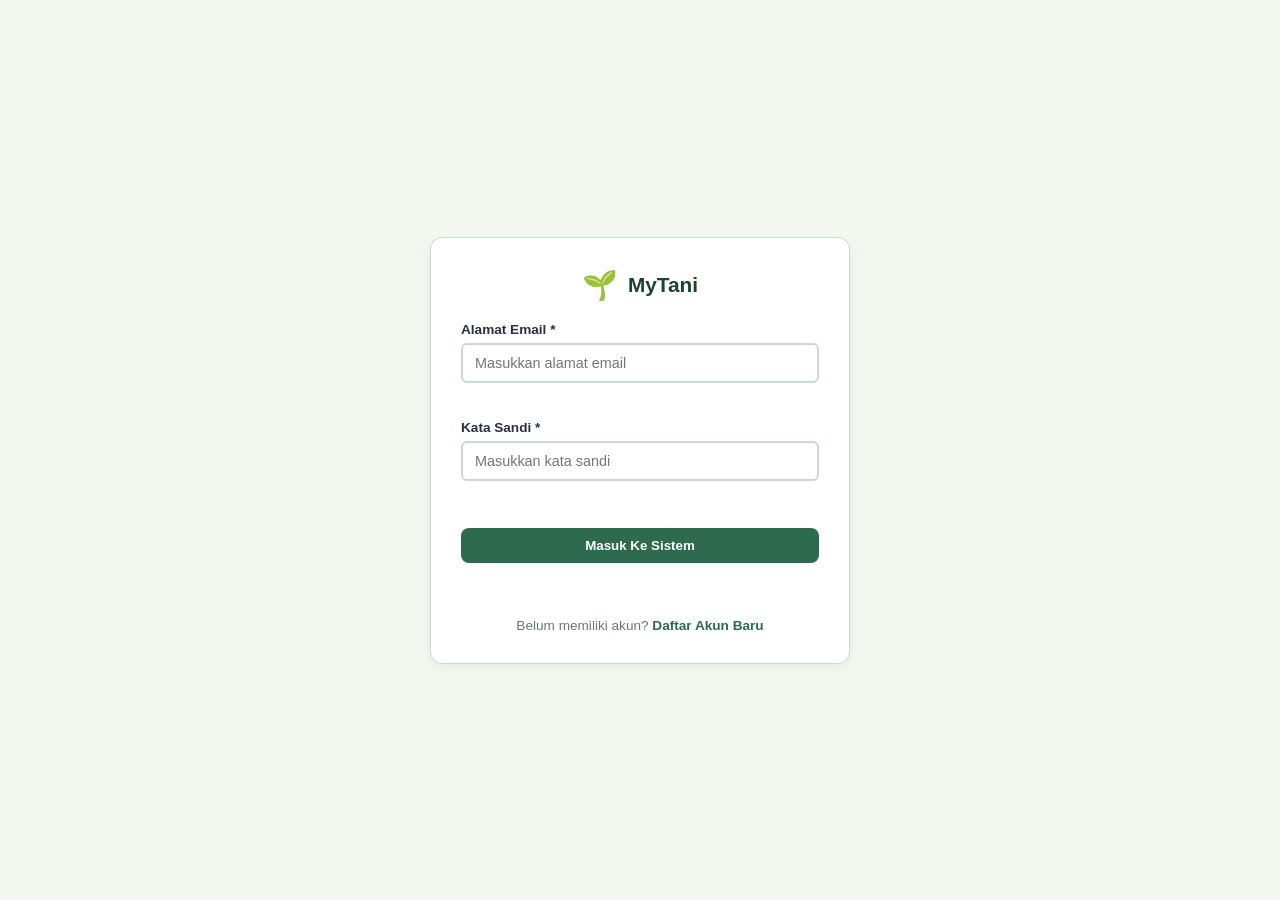
<file: frontend/index.html>
<!DOCTYPE html>
<html lang="id">
<head>
    <meta charset="UTF-8">
    <meta name="viewport" content="width=device-width, initial-scale=1.0">
    <title>Masuk - MyTani</title>
    <link rel="stylesheet" href="assets/css/style.css">
</head>
<body class="auth-body">
    <div class="auth-container">
        <div class="brand auth-brand">
            <span class="brand-icon">🌱</span>
            <h2>MyTani</h2>
        </div>
        
        <!-- <h3>Selamat Datang Kembali!</h3>
        <p class="subtitle">Masuk untuk mengelola lahan dan tanaman Anda secara real-time.</p> -->

        <form id="login-form" novalidate autocomplete="off">
            <div class="form-group">
                <label for="login-email">Alamat Email *</label>
                <input type="email" id="login-email" placeholder="Masukkan alamat email" autocomplete="off">
                <small class="error-text"></small>
            </div>

            <div class="form-group">
                <label for="login-password">Kata Sandi *</label>
                <input type="password" id="login-password" placeholder="Masukkan kata sandi" autocomplete="off">
                <small class="error-text"></small>
            </div>

            <button type="submit" class="btn btn-success btn-block" style="margin-top: 10px;">Masuk Ke Sistem</button>
            
            <!-- WADAH FEEDBACK ERROR LOG IN -->
            <div id="form-feedback" class="feedback-msg"></div>
        </form>

        <div class="auth-footer">
            Belum memiliki akun? <a href="register.html">Daftar Akun Baru</a>
        </div>
    </div>

    <script type="module" src="assets/js/main.js"></script>
</body>
</html>
</file>
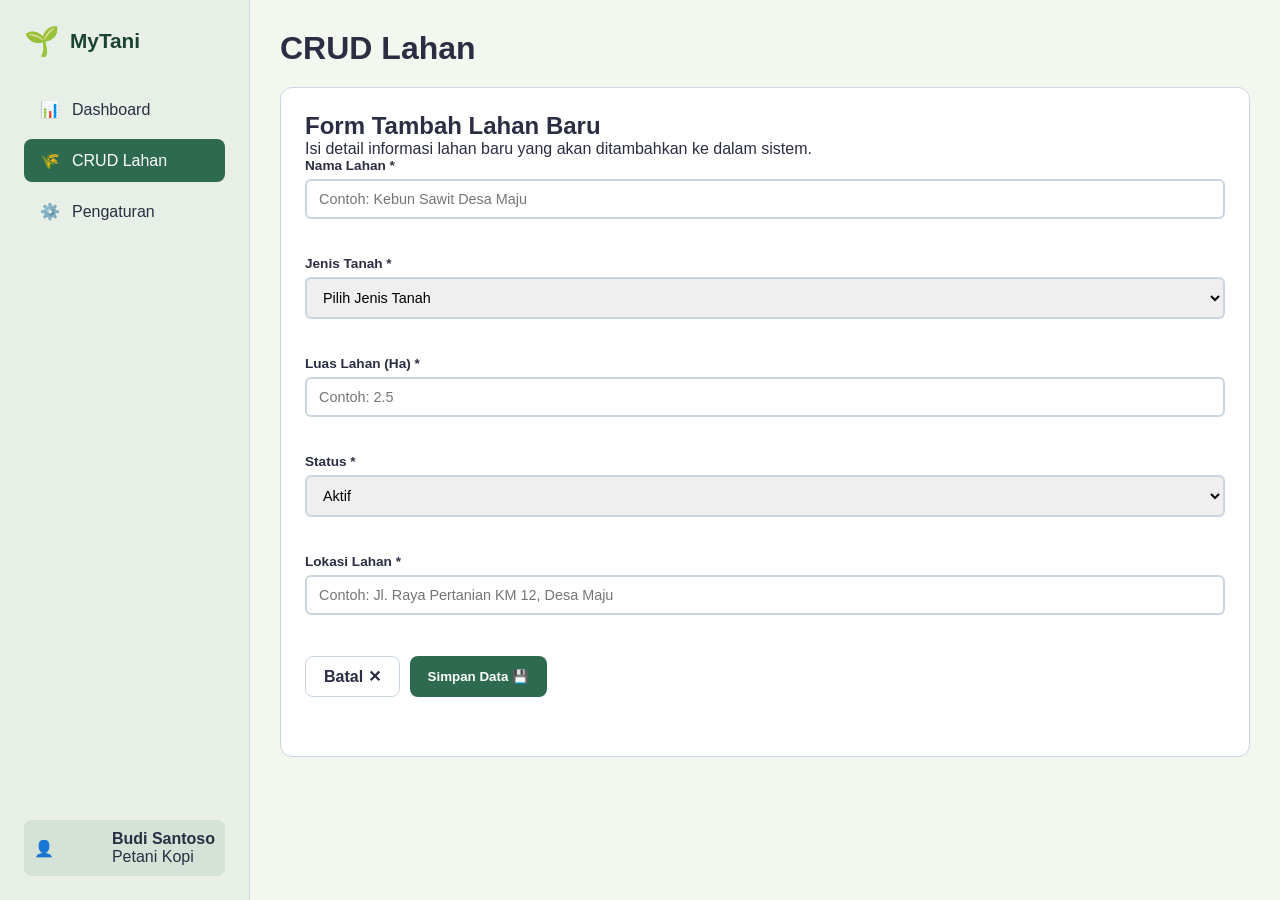
<file: frontend/crud.html>
<!DOCTYPE html>
<html lang="id">
<head>
    <meta charset="UTF-8">
    <meta name="viewport" content="width=device-width, initial-scale=1.0">
    <title>CRUD Lahan - TaniKuy</title>
    <link rel="stylesheet" href="assets/css/style.css">
</head>
<body>
    <div class="app-layout">
        <aside class="sidebar">
            <div class="brand">
                <span class="brand-icon">🌱</span>
                <h2>MyTani</h2>
            </div>
            <nav class="sidebar-nav">
                <a href="dashboard.html" class="nav-item"><span class="icon">📊</span> Dashboard</a>
                <a href="crud.html" class="nav-item active"><span class="icon">🌾</span> CRUD Lahan</a>
                <a href="profile.html" class="nav-item"><span class="icon">⚙️</span> Pengaturan</a>
            </nav>
            <div class="sidebar-user">
                <div class="user-avatar">👤</div>
                <div class="user-info">
                    <h4>Budi Santoso</h4>
                    <p>Petani Kopi</p>
                </div>
            </div>
        </aside>

        <main class="main-content">
            <header class="topbar">
                <h1>CRUD Lahan</h1>
            </header>

            <section class="content-section card-form max-width-form">
                <h2>Form Tambah Lahan Baru</h2>
                <p class="subtitle">Isi detail informasi lahan baru yang akan ditambahkan ke dalam sistem.</p>

                <form id="land-form">
                    <div class="form-group">
                        <label for="land-name">Nama Lahan *</label>
                        <input type="text" id="land-name" placeholder="Contoh: Kebun Sawit Desa Maju" required>
                        <small class="error-text"></small>
                    </div>

                    <div class="form-group">
                        <label for="soil-type">Jenis Tanah *</label>
                        <select id="soil-type" required>
                            <option value="">Pilih Jenis Tanah</option>
                            <option value="Alluvial">Alluvial</option>
                            <option value="Latosol">Latosol</option>
                            <option value="Regosol">Regosol</option>
                            <option value="Tanah Humus">Tanah Humus</option>
                        </select>
                        <small class="error-text"></small>
                    </div>

                    <div class="form-group">
                        <label for="area-size">Luas Lahan (Ha) *</label>
                        <input type="number" step="0.1" id="area-size" placeholder="Contoh: 2.5" required>
                        <small class="error-text"></small>
                    </div>

                    <div class="form-group">
                        <label for="land-status">Status *</label>
                        <select id="land-status" required>
                            <option value="Aktif">Aktif</option>
                            <option value="Butuh Perhatian">Butuh Perhatian</option>
                        </select>
                        <small class="error-text"></small>
                    </div>

                    <div class="form-group">
                        <label for="location">Lokasi Lahan *</label>
                        <input type="text" id="location" placeholder="Contoh: Jl. Raya Pertanian KM 12, Desa Maju" required>
                        <small class="error-text"></small>
                    </div>

                    <div class="form-actions">
                        <a href="dashboard.html" class="btn btn-outline">Batal ✕</a>
                        <button type="submit" class="btn btn-success">Simpan Data 💾</button>
                    </div>
                </form>

                <div id="form-feedback" class="feedback-msg"></div>
            </section>
        </main>
    </div>

    <script type="module" src="assets/js/main.js"></script>
</body>
</html>
</file>
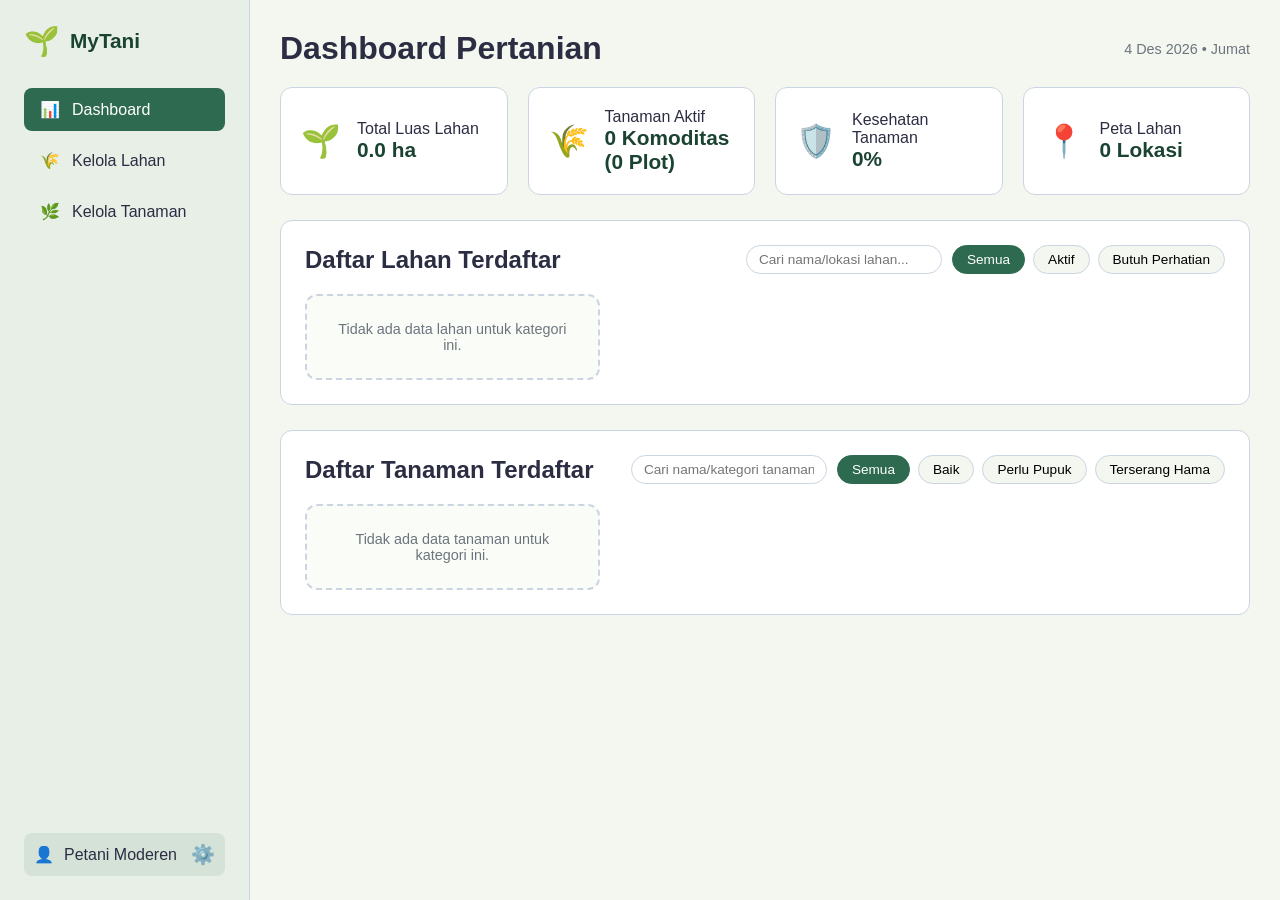
<file: frontend/dashboard.html>
<!DOCTYPE html>
<html lang="id">
<head>
    <meta charset="UTF-8">
    <meta name="viewport" content="width=device-width, initial-scale=1.0">
    <title>Dashboard - MyTani</title>
    <link rel="stylesheet" href="assets/css/style.css">
</head>
<body>
    <div class="app-layout">
        <!-- Sidebar Navigation -->
        <aside class="sidebar">
            <div class="brand">
                <span class="brand-icon">🌱</span>
                <h2>MyTani</h2>
            </div>
            <nav class="sidebar-nav">
                <a href="dashboard.html" class="nav-item active"><span class="icon">📊</span> Dashboard</a>
                <a href="lands.html" class="nav-item"><span class="icon">🌾</span> Kelola Lahan</a>
                <a href="plants.html" class="nav-item"><span class="icon">🌿</span> Kelola Tanaman</a>
            </nav>

            <!-- Sidebar User Dinamis -->
            <div class="sidebar-user">
                <div style="display: flex; align-items: center; gap: 10px;">
                    <div class="user-avatar">👤</div>
                    <div class="user-info">
                        <h4 id="sidebar-user-name"></h4>
                        <p>Petani Moderen</p>
                    </div>
                </div>
                <a href="profile.html" title="Pengaturan Profil" style="font-size: 1.2rem; text-decoration: none;">⚙️</a>
            </div>
        </aside>

        <!-- Main Content -->
        <main class="main-content">
            <header class="topbar">
                <h1>Dashboard Pertanian</h1>
                <div class="topbar-right">
                    <span id="realtime-date-badge" class="date-badge">Memuat tanggal...</span>
                </div>
            </header>

            <!-- Banner Kunjungan -->
            <section id="welcome-banner" class="welcome-banner" style="display: none;">
                <div>
                    <h2>Selamat datang kembali, <span id="user-display-name">Petani</span>!</h2>
                    <p>Pantau kondisi lahan dan tanaman Anda secara real-time.</p>
                </div>
            </section>

            <!-- Metrics Ringkasan -->
            <section class="metrics-grid">
                <div class="metric-card">
                    <span class="metric-icon">🌱</span>
                    <div class="metric-info">
                        <p class="label">Total Luas Lahan</p>
                        <h3 id="metric-total-area">0 ha</h3>
                        <!-- <small class="trend">Dihitung otomatis via HOF reduce</small> -->
                    </div>
                </div>
                <div class="metric-card">
                    <span class="metric-icon">🌾</span>
                    <div class="metric-info">
                        <p class="label">Tanaman Aktif</p>
                        <h3 id="metric-active-plants">0 Plot</h3>
                        <!-- <small>Data terdaftar di sistem</small> -->
                    </div>
                </div>
                <div class="metric-card">
                    <span class="metric-icon">🛡️</span>
                    <div class="metric-info">
                        <p class="label">Kesehatan Tanaman</p>
                        <h3 id="metric-plant-health">0%</h3>
                        <!-- <small id="metric-health-sub">Kondisi: Belum Ada Data</small> -->
                    </div>
                </div>
                <div class="metric-card">
                    <span class="metric-icon">📍</span>
                    <div class="metric-info">
                        <p class="label">Peta Lahan</p>
                        <h3 id="metric-locations">0 Lokasi</h3>
                        <!-- <small id="metric-locations-sub">Tersebar di 0 Wilayah</small> -->
                    </div>
                </div>
            </section>

            <!-- SEKSI 1: DAFTAR LAHAN (Grid Cards + Search & Filter) -->
            <section class="content-section" style="margin-bottom: 25px;">
                <div class="section-header">
                    <h2>Daftar Lahan Terdaftar</h2>
                    <div style="display: flex; gap: 10px; align-items: center; flex-wrap: wrap;">
                        <input type="text" id="search-land-input" placeholder="Cari nama/lokasi lahan..." style="padding: 6px 12px; border: 1px solid var(--color-border); border-radius: 20px; font-size: 0.85rem; outline: none;">
                        <div class="filter-buttons">
                            <button class="btn-filter btn-filter-land active" data-filter="Semua">Semua</button>
                            <button class="btn-filter btn-filter-land" data-filter="Aktif">Aktif</button>
                            <button class="btn-filter btn-filter-land" data-filter="Butuh Perhatian">Butuh Perhatian</button>
                        </div>
                    </div>
                </div>
                <div id="land-card-container" class="cards-grid">
                    <!-- Card Lahan Read-Only di-render di sini via UI Renderer -->
                </div>
            </section>

            <!-- SEKSI 2: DAFTAR TANAMAN (Grid Cards + Search & Filter) -->
            <section class="content-section">
                <div class="section-header">
                    <h2>Daftar Tanaman Terdaftar</h2>
                    <div style="display: flex; gap: 10px; align-items: center; flex-wrap: wrap;">
                        <input type="text" id="search-plant-input" placeholder="Cari nama/kategori tanaman..." style="padding: 6px 12px; border: 1px solid var(--color-border); border-radius: 20px; font-size: 0.85rem; outline: none;">
                        <div class="filter-buttons">
                            <button class="btn-filter btn-filter-plant active" data-filter="Semua">Semua</button>
                            <button class="btn-filter btn-filter-plant" data-filter="Baik">Baik</button>
                            <button class="btn-filter btn-filter-plant" data-filter="Perlu Pupuk">Perlu Pupuk</button>
                            <button class="btn-filter btn-filter-plant" data-filter="Terserang Hama">Terserang Hama</button>
                        </div>
                    </div>
                </div>
                <div id="plant-dashboard-container" class="cards-grid">
                    <!-- Card Tanaman Read-Only di-render di sini via UI Renderer -->
                </div>
            </section>
        </main>
    </div>

    <script type="module" src="assets/js/main.js"></script>
</body>
</html>
</file>
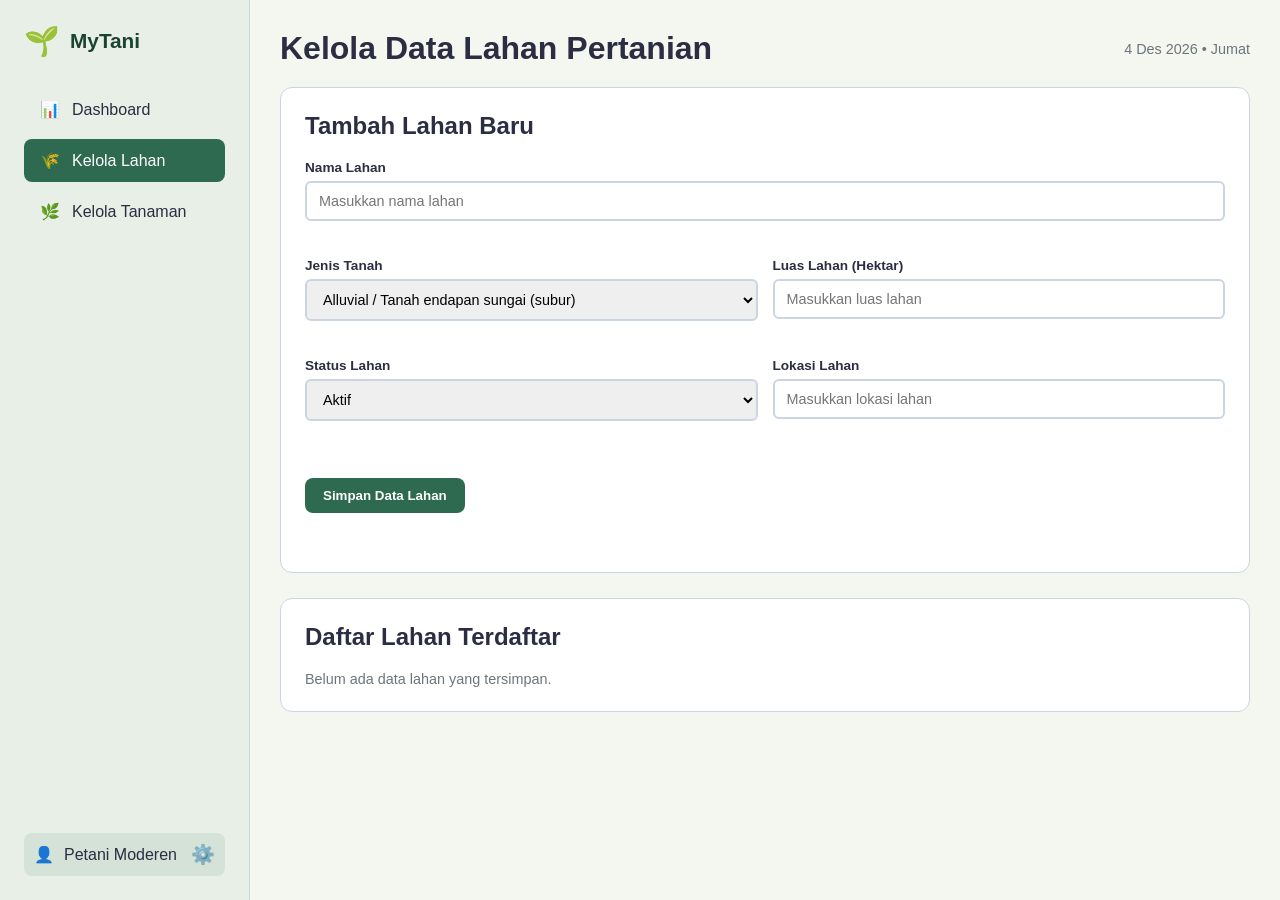
<file: frontend/lands.html>
<!DOCTYPE html>
<html lang="id">
<head>
    <meta charset="UTF-8">
    <meta name="viewport" content="width=device-width, initial-scale=1.0">
    <title>Kelola Lahan - TaniKuy</title>
    <link rel="stylesheet" href="assets/css/style.css">
</head>
<body>
    <div class="app-layout">
        <!-- Sidebar Navigation -->
        <aside class="sidebar">
            <div class="brand">
                <span class="brand-icon">🌱</span>
                <h2>MyTani</h2>
            </div>
            <nav class="sidebar-nav">
                <a href="dashboard.html" class="nav-item"><span class="icon">📊</span> Dashboard</a>
                <a href="lands.html" class="nav-item active"><span class="icon">🌾</span> Kelola Lahan</a>
                <a href="plants.html" class="nav-item"><span class="icon">🌿</span> Kelola Tanaman</a>
            </nav>
            
            <div class="sidebar-user" style="display: flex; align-items: center; justify-content: space-between;">
                <div style="display: flex; align-items: center; gap: 10px;">
                    <div class="user-avatar">👤</div>
                    <div class="user-info">
                        <h4 id="sidebar-user-name"></h4>
                        <p>Petani Moderen</p>
                    </div>
                </div>
                <a href="profile.html" title="Pengaturan Profil" style="font-size: 1.2rem; text-decoration: none;">⚙️</a>
            </div>
        </aside>

        <!-- Main Content -->
        <main class="main-content">
            <header class="topbar">
                <h1>Kelola Data Lahan Pertanian</h1>
                <div class="topbar-right">
                    <span id="realtime-date-badge" class="date-badge">Memuat tanggal...</span>
                </div>
            </header>

            <!-- Form Tambah / Edit Lahan -->
            <section class="content-section" style="margin-bottom: 25px;">
                <div class="section-header">
                    <h2 id="form-title">Tambah Lahan Baru</h2>
                </div>
                <form id="land-form" novalidate autocomplete="off" class="max-width-form">
                    <input type="hidden" id="edit-land-id" value="">
                    
                    <div class="form-group">
                        <label for="land-name">Nama Lahan</label>
                        <input type="text" id="land-name" placeholder="Masukkan nama lahan" autocomplete="off">
                        <small class="error-text"></small>
                    </div>

                    <div style="display: grid; grid-template-columns: 1fr 1fr; gap: 15px;">
                        <div class="form-group">
                            <label for="soil-type">Jenis Tanah</label>
                            <select id="soil-type">
                                <option value="Alluvial">Alluvial / Tanah endapan sungai (subur)</option>
                                <option value="Latosol">Latosol / Tanah merah (kurang subur)</option>
                                <option value="Regosol">Regosol / Tanah muda/berpasir (kasar)</option>
                                <option value="Andosol">Andosol / Tanah vulkanik/gunung berapi (subur)</option>
                                <option value="Grumosol">Grumosol / Tanah lempung (liat, mengembang)</option>
                            </select>
                            <small class="error-text"></small>
                        </div>

                        <div class="form-group">
                            <label for="area-size">Luas Lahan (Hektar)</label>
                            <input type="number" id="area-size" step="0.1" placeholder="Masukkan luas lahan" autocomplete="off">
                            <small class="error-text"></small>
                        </div>
                    </div>

                    <div style="display: grid; grid-template-columns: 1fr 1fr; gap: 15px;">
                        <div class="form-group">
                            <label for="land-status">Status Lahan</label>
                            <select id="land-status">
                                <option value="Aktif">Aktif</option>
                                <option value="Butuh Perhatian">Butuh Perhatian</option>
                            </select>
                            <small class="error-text"></small>
                        </div>

                        <div class="form-group">
                            <label for="location">Lokasi Lahan</label>
                            <input type="text" id="location" placeholder="Masukkan lokasi lahan" autocomplete="off">
                            <small class="error-text"></small>
                        </div>
                    </div>

                    <div class="form-actions" style="display: flex; gap: 10px;">
                        <button type="submit" id="btn-submit-land" class="btn btn-success">Simpan Data Lahan</button>
                        <button type="button" id="btn-cancel-edit" class="btn btn-outline" style="display: none;">Batal Edit</button>
                    </div>
                </form>
                <div id="form-feedback" class="feedback-msg"></div>
            </section>

            <!-- Daftar Lahan -->
            <section class="content-section">
                <div class="section-header">
                    <h2>Daftar Lahan Terdaftar</h2>
                </div>
                <div id="land-crud-container" class="land-grid">
                    <!-- Kartu Lahan CRUD akan dirender di sini -->
                </div>
            </section>
        </main>
    </div>

    <script type="module" src="assets/js/main.js"></script>
</body>
</html>
</file>
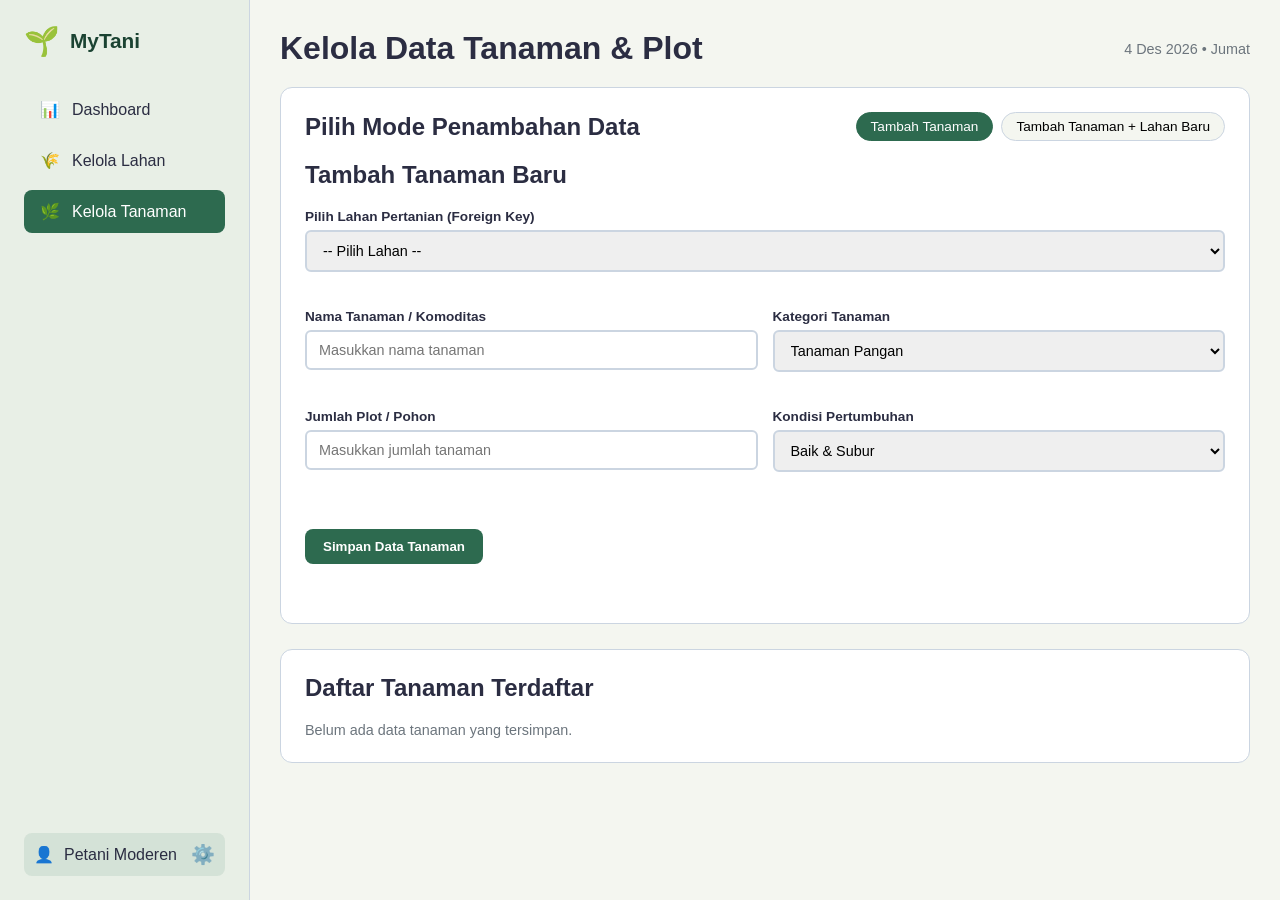
<file: frontend/plants.html>
<!DOCTYPE html>
<html lang="id">
<head>
    <meta charset="UTF-8">
    <meta name="viewport" content="width=device-width, initial-scale=1.0">
    <title>Kelola Tanaman - TaniKuy</title>
    <link rel="stylesheet" href="assets/css/style.css">
</head>
<body>
    <div class="app-layout">
        <!-- Sidebar Navigation -->
        <aside class="sidebar">
            <div class="brand">
                <span class="brand-icon">🌱</span>
                <h2>MyTani</h2>
            </div>
            <nav class="sidebar-nav">
                <a href="dashboard.html" class="nav-item"><span class="icon">📊</span> Dashboard</a>
                <a href="lands.html" class="nav-item"><span class="icon">🌾</span> Kelola Lahan</a>
                <a href="plants.html" class="nav-item active"><span class="icon">🌿</span> Kelola Tanaman</a>
            </nav>
            
            <div class="sidebar-user" style="display: flex; align-items: center; justify-content: space-between;">
                <div style="display: flex; align-items: center; gap: 10px;">
                    <div class="user-avatar">👤</div>
                    <div class="user-info">
                        <h4 id="sidebar-user-name"></h4>
                        <p>Petani Moderen</p>
                    </div>
                </div>
                <a href="profile.html" title="Pengaturan Profil" style="font-size: 1.2rem; text-decoration: none;">⚙️</a>
            </div>
        </aside>

        <!-- Main Content -->
        <main class="main-content">
            <header class="topbar">
                <h1>Kelola Data Tanaman & Plot</h1>
                <div class="topbar-right">
                    <span id="realtime-date-badge" class="date-badge">Memuat tanggal...</span>
                </div>
            </header>

            <!-- PILIHAN MODE PENAMBAHAN DATA -->
            <section class="content-section" style="margin-bottom: 25px;">
                <div class="section-header">
                    <h2>Pilih Mode Penambahan Data</h2>
                    <div class="filter-buttons">
                        <button id="btn-mode-regular" class="btn-filter active">Tambah Tanaman</button>
                        <button id="btn-mode-atomic" class="btn-filter">Tambah Tanaman + Lahan Baru</button>
                    </div>
                </div>

                <!-- MODE 1: FORM REGULAR (Lahan Eksisting) -->
                <div id="wrapper-regular-form">
                    <div class="section-header">
                        <h2 id="plant-form-title">Tambah Tanaman Baru</h2>
                    </div>
                    <form id="plant-form" novalidate autocomplete="off" class="max-width-form">
                        <input type="hidden" id="edit-plant-id" value="">
                        
                        <div class="form-group">
                            <label for="plant-land-id">Pilih Lahan Pertanian (Foreign Key)</label>
                            <select id="plant-land-id">
                                <option value="">-- Pilih Lahan --</option>
                            </select>
                            <small class="error-text"></small>
                        </div>

                        <div style="display: grid; grid-template-columns: 1fr 1fr; gap: 15px;">
                            <div class="form-group">
                                <label for="plant-name">Nama Tanaman / Komoditas</label>
                                <input type="text" id="plant-name" placeholder="Masukkan nama tanaman" autocomplete="off">
                                <small class="error-text"></small>
                            </div>

                            <div class="form-group">
                                <label for="plant-type">Kategori Tanaman</label>
                                <select id="plant-type">
                                    <option value="Pangan">Tanaman Pangan</option>
                                    <option value="Hortikultura">Hortikultura</option>
                                    <option value="Perkebunan">Perkebunan</option>
                                </select>
                                <small class="error-text"></small>
                            </div>
                        </div>

                        <div style="display: grid; grid-template-columns: 1fr 1fr; gap: 15px;">
                            <div class="form-group">
                                <label for="plant-quantity">Jumlah Plot / Pohon</label>
                                <input type="number" id="plant-quantity" placeholder="Masukkan jumlah tanaman" autocomplete="off">
                                <small class="error-text"></small>
                            </div>

                            <div class="form-group">
                                <label for="plant-status">Kondisi Pertumbuhan</label>
                                <select id="plant-status">
                                    <option value="Baik">Baik & Subur</option>
                                    <option value="Perlu Pupuk">Perlu Pemupukan</option>
                                    <option value="Terserang Hama">Terserang Hama</option>
                                </select>
                                <small class="error-text"></small>
                            </div>
                        </div>

                        <div class="form-actions" style="display: flex; gap: 10px;">
                            <button type="submit" id="btn-submit-plant" class="btn btn-success">Simpan Data Tanaman </button>
                            <button type="button" id="btn-cancel-plant-edit" class="btn btn-outline" style="display: none;">Batal Edit</button>
                        </div>
                    </form>
                    <div id="plant-form-feedback" class="feedback-msg"></div>
                </div>

                <!-- MODE 2: FORM ATOMIK (Lahan Baru + Tanaman Baru Sekaligus) -->
                <div id="wrapper-atomic-form" style="display: none;">
                    <div class="section-header">
                        <h2>Buka Lahan Baru & Tanaman Pertama (Proses Atomik)</h2>
                    </div>
                    <form id="atomic-plant-form" novalidate autocomplete="off" class="max-width-form">
                        
                        <!-- SUB-SECTION 1: DATA LAHAN BARU -->
                        <fieldset style="border: 1px solid var(--color-border); border-radius: 8px; padding: 15px; margin-bottom: 20px; background: #FAFCF8;">
                            <legend style="font-weight: bold; color: var(--color-primary-dark); padding: 0 6px;">1. Detail Informasi Lahan Baru</legend>
                            
                            <div class="form-group">
                                <label for="atomic-land-name">Nama Lahan Baru</label>
                                <input type="text" id="atomic-land-name" placeholder="Contoh: Kebun Melon Cluring" autocomplete="off">
                                <small class="error-text"></small>
                            </div>

                            <div style="display: grid; grid-template-columns: 1fr 1fr; gap: 15px;">
                                <div class="form-group">
                                    <label for="atomic-soil-type">Jenis Tanah</label>
                                    <select id="atomic-soil-type">
                                        <option value="Andosol">Andosol / Tanah vulkanik/gunung berapi (subur)</option>
                                        <option value="Regosol">Regosol / Tanah muda/berpasir (kasar)</option>
                                        <option value="Alluvial">Alluvial / Tanah endapan sungai (subur)</option>
                                        <option value="Latosol">Latosol / Tanah merah (kurang subur)</option>
                                        <option value="Grumosol">Grumosol / Tanah lempung (liat, mengembang)</option>
                                    </select>
                                    <small class="error-text"></small>
                                </div>
                                <div class="form-group">
                                    <label for="atomic-area-size">Luas Lahan (Hektar)</label>
                                    <input type="number" id="atomic-area-size" step="0.1" placeholder="Masukkan luas lahan" autocomplete="off">
                                    <small class="error-text"></small>
                                </div>
                            </div>

                            <div class="form-group">
                                <label for="atomic-location">Lokasi Lahan</label>
                                <input type="text" id="atomic-location" placeholder="Masukkan lokasi lahan" autocomplete="off">
                                <small class="error-text"></small>
                            </div>
                        </fieldset>

                        <!-- SUB-SECTION 2: DATA TANAMAN PERTAMA -->
                        <fieldset style="border: 1px solid var(--color-border); border-radius: 8px; padding: 15px; margin-bottom: 20px; background: #FAFCF8;">
                            <legend style="font-weight: bold; color: var(--color-primary-dark); padding: 0 6px;">2. Detail Tanaman Pertama</legend>
                            
                            <div style="display: grid; grid-template-columns: 1fr 1fr; gap: 15px;">
                                <div class="form-group">
                                    <label for="atomic-plant-name">Nama Tanaman / Komoditas</label>
                                    <input type="text" id="atomic-plant-name" placeholder="Masukkan nama tanaman" autocomplete="off">
                                    <small class="error-text"></small>
                                </div>
                                <div class="form-group">
                                    <label for="atomic-plant-type">Kategori Tanaman</label>
                                    <select id="atomic-plant-type">
                                        <option value="Hortikultura">Hortikultura</option>
                                        <option value="Pangan">Tanaman Pangan</option>
                                        <option value="Perkebunan">Perkebunan</option>
                                    </select>
                                    <small class="error-text"></small>
                                </div>
                            </div>

                            <div class="form-group">
                                <label for="atomic-plant-quantity">Jumlah Plot / Batang</label>
                                <input type="number" id="atomic-plant-quantity" placeholder="Masukkan jumlah tanaman" autocomplete="off">
                                <small class="error-text"></small>
                            </div>
                        </fieldset>

                        <div class="form-actions">
                            <button type="submit" class="btn btn-success">Simpan Lahan & Tanaman</button>
                        </div>
                    </form>
                    <div id="atomic-form-feedback" class="feedback-msg"></div>
                </div>
            </section>

            <!-- Daftar Tanaman Terdaftar -->
            <section class="content-section">
                <div class="section-header">
                    <h2>Daftar Tanaman Terdaftar</h2>
                </div>
                <div id="plant-crud-container" class="land-grid">
                    <!-- Kartu Tanaman CRUD akan dirender di sini -->
                </div>
            </section>
        </main>
    </div>

    <script type="module" src="assets/js/main.js"></script>
</body>
</html>
</file>
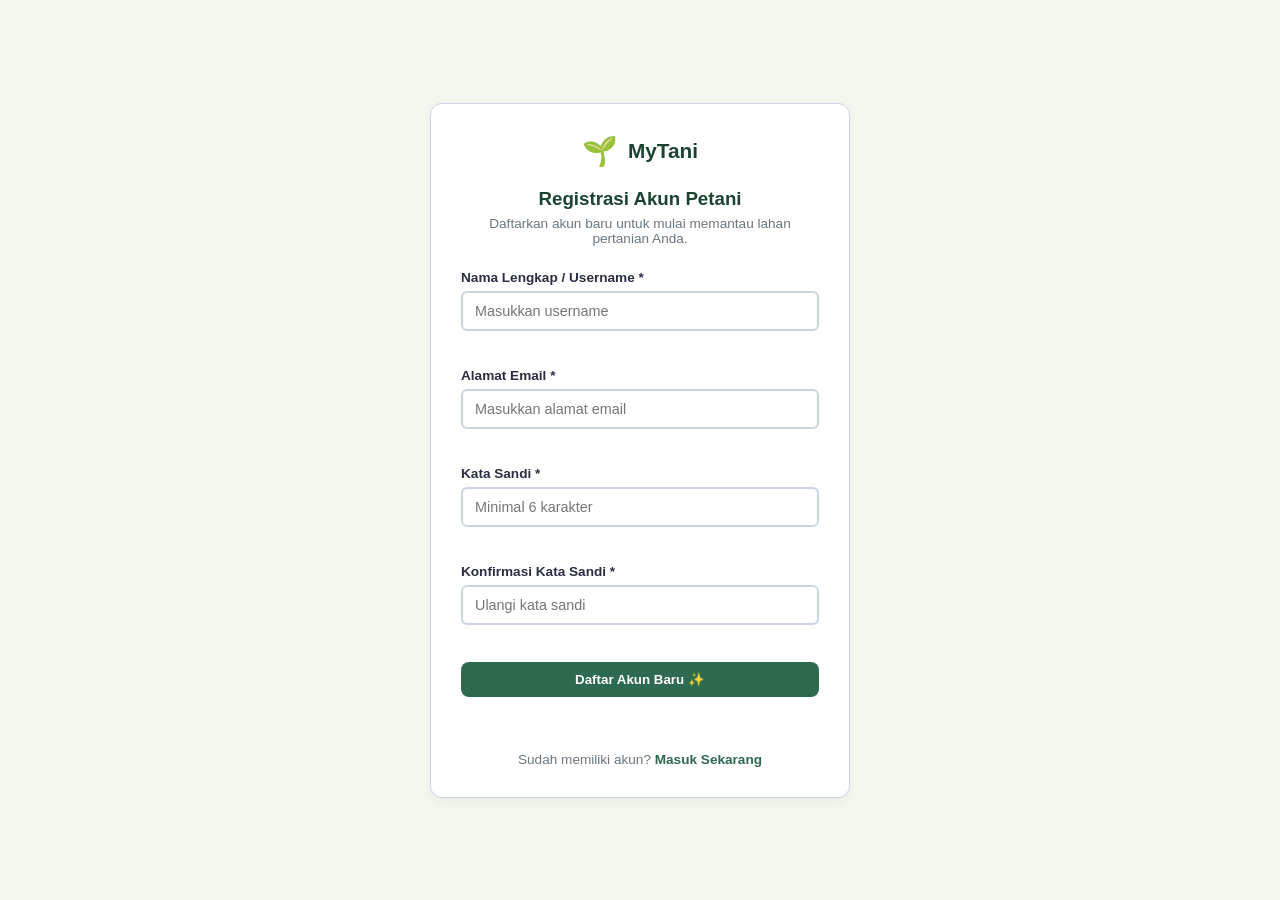
<file: frontend/register.html>
<!DOCTYPE html>
<html lang="id">
<head>
    <meta charset="UTF-8">
    <meta name="viewport" content="width=device-width, initial-scale=1.0">
    <title>Daftar - TaniKuy</title>
    <link rel="stylesheet" href="assets/css/style.css">
</head>
<body class="auth-body">
    <div class="auth-container card">
        <div class="brand auth-brand">
            <span class="brand-icon">🌱</span>
            <h2>MyTani</h2>
        </div>
        <h3>Registrasi Akun Petani</h3>
        <p class="subtitle">Daftarkan akun baru untuk mulai memantau lahan pertanian Anda.</p>

        <form id="register-form" novalidate autocomplete="off">
            <div class="form-group">
                <label for="reg-username">Nama Lengkap / Username *</label>
                <input type="text" id="reg-username" placeholder="Masukkan username" autocomplete="off">
                <small class="error-text"></small>
            </div>

            <div class="form-group">
                <label for="reg-email">Alamat Email *</label>
                <input type="email" id="reg-email" placeholder="Masukkan alamat email" autocomplete="off">
                <small class="error-text"></small>
            </div>

            <div class="form-group">
                <label for="reg-password">Kata Sandi *</label>
                <input type="password" id="reg-password" placeholder="Minimal 6 karakter" autocomplete="off">
                <small class="error-text"></small>
            </div>

            <div class="form-group">
                <label for="reg-confirm-password">Konfirmasi Kata Sandi *</label>
                <input type="password" id="reg-confirm-password" placeholder="Ulangi kata sandi" autocomplete="off">
                <small class="error-text"></small>
            </div>

            <button type="submit" class="btn btn-success btn-block">Daftar Akun Baru ✨</button>
        </form>

        <div id="form-feedback" class="feedback-msg"></div>

        <p class="auth-footer">
            Sudah memiliki akun? <a href="index.html">Masuk Sekarang</a>
        </p>
    </div>

    <script type="module" src="assets/js/main.js"></script>
</body>
</html>
</file>
<file: frontend/assets/css/style.css>
:root {
    --bg-primary: #F4F6F0;
    --bg-card: #FFFFFF;
    --color-primary: #2D6A4F;
    --color-primary-light: #52B788;
    --color-primary-dark: #1B4332;
    --color-text: #2B2D42;
    --color-muted: #6C757D;
    --color-border: #CBD5E1;
    --color-danger: #E53E3E;
    --color-success: #108981;
    --badge-success-bg: #D8F3DC;
    --badge-success-text: #1B4332;
    --badge-warning-bg: #FFE5D9;
    --badge-warning-text: #D00000;
}

* {
    box-sizing: border-box;
    margin: 0;
    padding: 0;
    font-family: 'Segoe UI', Tahoma, Geneva, Verdana, sans-serif;
}

body {
    background-color: var(--bg-primary);
    color: var(--color-text);
}

/* APP LAYOUT & SIDEBAR */
.app-layout {
    display: flex;
    min-height: 100vh;
}

.sidebar {
    width: 250px;
    background-color: #E8EFE6;
    padding: 24px;
    display: flex;
    flex-direction: column;
    border-right: 1px solid var(--color-border);
    flex-shrink: 0;
}

.brand {
    display: flex;
    align-items: center;
    gap: 10px;
    margin-bottom: 30px;
}

.brand-icon {
    font-size: 1.8rem;
}

.brand h2 {
    color: var(--color-primary-dark);
    font-size: 1.3rem;
}

.sidebar-nav {
    display: flex;
    flex-direction: column;
    gap: 8px;
    flex: 1;
}

.nav-item {
    display: flex;
    align-items: center;
    gap: 12px;
    padding: 12px 16px;
    text-decoration: none;
    color: var(--color-text);
    border-radius: 8px;
    font-weight: 500;
}

.nav-item:hover, .nav-item.active {
    background-color: var(--color-primary);
    color: #FFFFFF;
}

.sidebar-user {
    display: flex;
    align-items: center;
    justify-content: space-between;
    background: rgba(45, 106, 79, 0.1);
    padding: 10px;
    border-radius: 8px;
}

.main-content {
    flex: 1;
    padding: 30px;
    overflow-y: auto;
    min-width: 0; /* Mencegah flex child meluap keluar */
}

.topbar {
    display: flex;
    justify-content: space-between;
    align-items: center;
    margin-bottom: 20px;
    flex-wrap: wrap;
    gap: 10px;
}

.topbar-right {
    display: flex;
    gap: 15px;
    font-size: 0.9rem;
    color: var(--color-muted);
}

/* AUTHENTICATION PAGE */
.auth-body {
    display: flex;
    justify-content: center;
    align-items: center;
    min-height: 100vh;
    padding: 20px;
}

.auth-container {
    width: 100%;
    max-width: 420px;
    padding: 30px;
    background: var(--bg-card);
    border-radius: 12px;
    border: 1px solid var(--color-border);
    box-shadow: 0 4px 12px rgba(0,0,0,0.05);
}

.auth-brand {
    justify-content: center;
    margin-bottom: 20px;
}

.auth-container h3 {
    color: var(--color-primary-dark);
    text-align: center;
    margin-bottom: 6px;
}

.auth-container .subtitle {
    text-align: center;
    color: var(--color-muted);
    font-size: 0.85rem;
    margin-bottom: 24px;
}

.auth-footer {
    text-align: center;
    margin-top: 20px;
    font-size: 0.85rem;
    color: var(--color-muted);
}

.auth-footer a {
    color: var(--color-primary);
    font-weight: 600;
    text-decoration: none;
}

/* DASHBOARD COMPONENTS */
.welcome-banner {
    background-color: #D8F3DC;
    padding: 20px 24px;
    border-radius: 12px;
    display: flex;
    justify-content: space-between;
    align-items: center;
    margin-bottom: 25px;
}

.welcome-banner h2 {
    color: var(--color-primary-dark);
    font-size: 1.3rem;
}

.metrics-grid {
    display: grid;
    grid-template-columns: repeat(auto-fit, minmax(200px, 1fr));
    gap: 20px;
    margin-bottom: 25px;
}

.metric-card {
    background: var(--bg-card);
    padding: 20px;
    border-radius: 12px;
    display: flex;
    align-items: center;
    gap: 16px;
    border: 1px solid var(--color-border);
}

.metric-icon {
    font-size: 2rem;
}

.metric-info h3 {
    font-size: 1.3rem;
    color: var(--color-primary-dark);
}

.content-section {
    background: var(--bg-card);
    padding: 24px;
    border-radius: 12px;
    border: 1px solid var(--color-border);
}

/* SECTION HEADER RESPONSIVE */
.section-header {
    display: flex;
    justify-content: space-between;
    align-items: center;
    margin-bottom: 20px;
    flex-wrap: wrap;
    gap: 12px;
}

.filter-buttons {
    display: flex;
    gap: 8px;
    flex-wrap: wrap;
}

.btn-filter {
    padding: 6px 14px;
    border: 1px solid var(--color-border);
    background: var(--bg-primary);
    border-radius: 20px;
    cursor: pointer;
    font-size: 0.85rem;
    white-space: nowrap;
}

.btn-filter.active {
    background: var(--color-primary);
    color: white;
    border-color: var(--color-primary);
}

/* KARTU GRID MULTI-KOLOM (DASHBOARD & CRUD) */
.cards-grid,
.land-grid {
    display: grid;
    grid-template-columns: repeat(auto-fill, minmax(280px, 1fr));
    gap: 18px;
}

.land-card {
    border: 1px solid var(--color-border);
    padding: 20px;
    border-radius: 12px;
    display: flex;
    flex-direction: column;
    justify-content: space-between;
    background: #FAFCF8;
    box-shadow: 0 2px 6px rgba(0,0,0,0.02);
    transition: transform 0.2s ease, box-shadow 0.2s ease;
}

.land-card:hover {
    transform: translateY(-2px);
    box-shadow: 0 4px 12px rgba(0,0,0,0.06);
}

.badge {
    padding: 4px 12px;
    border-radius: 12px;
    font-size: 0.8rem;
    font-weight: 600;
}

.badge-aktif {
    background: var(--badge-success-bg);
    color: var(--badge-success-text);
}

.badge-perhatian {
    background: var(--badge-warning-bg);
    color: var(--badge-warning-text);
}

/* FORM & VALIDATION STYLING */
.form-group {
    margin-bottom: 16px;
    position: relative;
}

.form-group label {
    display: block;
    font-size: 0.85rem;
    font-weight: 600;
    margin-bottom: 6px;
}

.form-group input, 
.form-group select {
    width: 100%;
    padding: 10px 12px;
    border: 2px solid var(--color-border);
    border-radius: 6px;
    font-size: 0.9rem;
    outline: none;
    transition: all 0.2s ease-in-out;
}

.error-text {
    color: #E53E3E !important;
    font-size: 0.78rem;
    margin-top: 5px;
    display: block;
    font-weight: 600;
    min-height: 16px;
}

.form-actions {
    display: flex;
    gap: 10px;
    margin-top: 20px;
}

/* BUTTONS & GLOBAL UTILITIES */
.btn {
    padding: 10px 18px;
    border-radius: 8px;
    border: none;
    font-weight: 600;
    cursor: pointer;
    text-decoration: none;
    display: inline-block;
}

.btn-block {
    width: 100%;
    text-align: center;
}

.btn-success {
    background-color: var(--color-primary);
    color: white;
}

.btn-danger {
    background-color: var(--color-danger);
    color: white;
}

.btn-outline {
    background: transparent;
    border: 1px solid var(--color-border);
    color: var(--color-text);
}

.btn-delete {
    background: #FFD5D5;
    color: #9B1C1C;
    border: none;
    padding: 6px 12px;
    border-radius: 6px;
    cursor: pointer;
}

.feedback-msg {
    margin-top: 15px;
    padding: 10px;
    border-radius: 6px;
    text-align: center;
    font-size: 0.85rem;
    font-weight: 600;
}

.feedback-msg.success {
    background-color: #DEF7EC;
    color: #03543F;
}

.feedback-msg.error {
    background-color: #FFD5D5;
    color: #9B1C1C;
}

/* ==========================================
   MEDIA QUERIES KHUSUS TAMPILAN MOBILE (HP)
   ========================================== */
@media (max-width: 768px) {
    .app-layout {
        flex-direction: column;
    }

    .sidebar {
        width: 100%;
        padding: 16px;
        border-right: none;
        border-bottom: 1px solid var(--color-border);
    }

    .sidebar-nav {
        flex-direction: row;
        overflow-x: auto;
        padding-bottom: 8px;
        gap: 8px;
        -webkit-overflow-scrolling: touch;
    }

    .sidebar-nav::-webkit-scrollbar {
        display: none;
    }

    .nav-item {
        padding: 8px 14px;
        font-size: 0.85rem;
        white-space: nowrap;
        flex-shrink: 0;
    }

    .brand {
        margin-bottom: 12px;
    }

    .sidebar-user {
        margin-top: 10px;
        padding-top: 10px;
    }

    .main-content {
        padding: 16px;
    }

    .topbar {
        flex-direction: column;
        align-items: flex-start;
        gap: 6px;
    }

    .topbar h1 {
        font-size: 1.3rem;
    }

    .metrics-grid {
        grid-template-columns: 1fr 1fr;
        gap: 10px;
    }

    .metric-card {
        padding: 12px;
        gap: 8px;
    }

    .metric-icon {
        font-size: 1.4rem;
    }

    .metric-info h3 {
        font-size: 1rem;
    }

    .content-section {
        padding: 16px;
    }

    .cards-grid,
    .land-grid {
        grid-template-columns: 1fr; /* Di HP otomatis 1 Kolom Penuh */
    }

    form div[style*="grid-template-columns"] {
        grid-template-columns: 1fr !important;
        gap: 0px !important;
    }

    .section-header {
        flex-direction: column;
        align-items: flex-start;
        gap: 10px;
    }

    .filter-buttons {
        width: 100%;
        overflow-x: auto;
        padding-bottom: 4px;
        flex-wrap: nowrap;
    }

    .btn-filter {
        font-size: 0.78rem;
        padding: 5px 12px;
        flex-shrink: 0;
    }

    .land-card {
        align-items: flex-start;
    }
}

@media (max-width: 480px) {
    .metrics-grid {
        grid-template-columns: 1fr;
    }
}

/* ==========================================
   PROFILE PAGE CUSTOM STYLES
   ========================================== */
.profile-card-header {
    margin-bottom: 20px;
}

.profile-header {
    display: flex;
    align-items: center;
    gap: 20px;
    flex-wrap: wrap;
}

.profile-avatar {
    font-size: 3rem;
    background-color: #E8EFE6;
    padding: 15px;
    border-radius: 50%;
    width: 70px;
    height: 70px;
    display: flex;
    align-items: center;
    justify-content: center;
}

.profile-meta {
    flex: 1;
}

.profile-meta h2 {
    color: var(--color-primary-dark);
    font-size: 1.4rem;
}

.profile-meta p {
    color: var(--color-muted);
    font-size: 0.9rem;
    margin-top: 2px;
}

.btn-edit-profile {
    padding: 6px 14px;
    font-size: 0.85rem;
}

.profile-edit-form {
    padding-top: 5px;
}

.settings-section {
    margin-bottom: 24px;
}

.settings-section:last-of-type {
    margin-bottom: 30px;
}

.settings-section h3 {
    font-size: 0.8rem;
    color: var(--color-muted);
    letter-spacing: 0.5px;
    margin-bottom: 12px;
    font-weight: 700;
}

.setting-item {
    display: flex;
    justify-content: space-between;
    align-items: center;
    padding: 12px 0;
    border-bottom: 1px solid var(--color-border);
}

.setting-item.no-border {
    border-bottom: none;
}

.setting-item h4 {
    font-size: 0.95rem;
    color: var(--color-text);
}

.setting-item p {
    font-size: 0.82rem;
    color: var(--color-muted);
}

.setting-chevron {
    color: var(--color-muted);
    font-weight: bold;
    cursor: pointer;
}

.setting-checkbox {
    width: 18px;
    height: 18px;
    cursor: pointer;
    accent-color: var(--color-primary);
}

.badge-lang {
    background-color: #E2E8F0;
    color: #334155;
}

.btn-logout {
    display: block;
    text-align: center;
    text-decoration: none;
    padding: 12px;
    font-size: 0.95rem;
}
</file>
